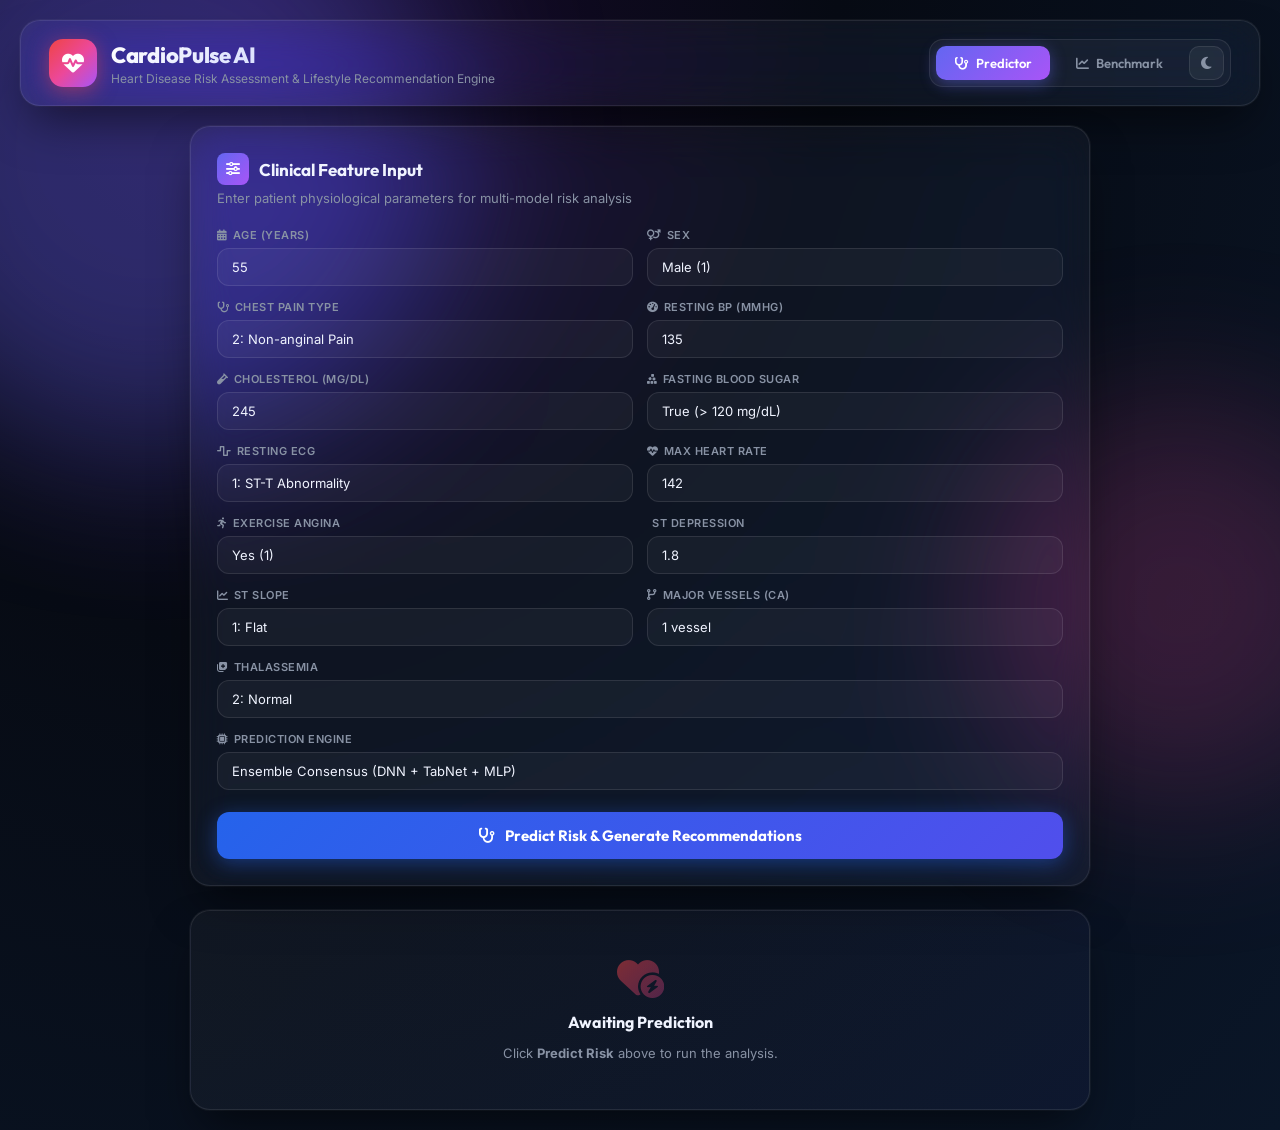
<file: templates/index.html>
<!DOCTYPE html>
<html lang="en">

<head>
    <meta charset="UTF-8">
    <meta name="viewport" content="width=device-width, initial-scale=1.0">
    <title>CardioPulse AI — Heart Disease Risk Prediction</title>
    <meta name="description"
        content="AI-powered heart disease risk prediction using Deep Neural Network, TabNet Transformer, and MLP ensemble models with personalized lifestyle recommendations.">
    <link
        href="https://fonts.googleapis.com/css2?family=Outfit:wght@300;400;500;600;700;800;900&family=Inter:wght@300;400;500;600;700&display=swap"
        rel="stylesheet">
    <link rel="stylesheet" href="https://cdnjs.cloudflare.com/ajax/libs/font-awesome/6.4.0/css/all.min.css">
    <link rel="stylesheet" href="/static/style.css">
</head>

<body>
    <div class="app-container">

        <!-- Header / Navigation -->
        <header class="app-header">
            <div class="logo-group">
                <div class="logo-icon"><i class="fa-solid fa-heart-pulse"></i></div>
                <div>
                    <h1>CardioPulse AI</h1>
                    <p>Heart Disease Risk Assessment &amp; Lifestyle Recommendation Engine</p>
                </div>
            </div>
            <nav class="nav-tabs">
                <a href="/" class="tab-btn active"><i class="fa-solid fa-stethoscope"></i> Predictor</a>
                <a href="/benchmark" class="tab-btn"><i class="fa-solid fa-chart-line"></i> Benchmark</a>
                <button id="theme-toggle" class="tab-btn" title="Toggle Light/Dark Mode">
                    <i class="fa-solid fa-moon" id="theme-icon"></i>
                </button>
            </nav>
        </header>

        <!-- Main Content -->
        <main class="main-content">
            <section id="patient-form-tab" class="tab-content active">

                <!-- Patient Form (full width) -->
                <div class="card glass-card animate-fade-up delay-100"
                    style="max-width:900px; margin: 0 auto 24px auto;">
                    <div class="card-header">
                        <h2><i class="fa-solid fa-sliders"></i> Clinical Feature Input</h2>
                        <p>Enter patient physiological parameters for multi-model risk analysis</p>
                    </div>
                    <form id="prediction-form">
                        <div class="form-grid">
                            <div class="input-group">
                                <label for="age"><i class="fa-solid fa-calendar-days"></i> Age (years)</label>
                                <input type="number" id="age" name="age" value="55" min="18" max="100" required>
                            </div>
                            <div class="input-group">
                                <label for="sex"><i class="fa-solid fa-venus-mars"></i> Sex</label>
                                <select id="sex" name="sex" required>
                                    <option value="1" selected>Male (1)</option>
                                    <option value="0">Female (0)</option>
                                </select>
                            </div>
                            <div class="input-group">
                                <label for="cp"><i class="fa-solid fa-stethoscope"></i> Chest Pain Type</label>
                                <select id="cp" name="cp" required>
                                    <option value="0">0: Typical Angina</option>
                                    <option value="1">1: Atypical Angina</option>
                                    <option value="2" selected>2: Non-anginal Pain</option>
                                    <option value="3">3: Asymptomatic</option>
                                </select>
                            </div>
                            <div class="input-group">
                                <label for="trestbps"><i class="fa-solid fa-gauge-high"></i> Resting BP
                                    (mmHg)</label>
                                <input type="number" id="trestbps" name="trestbps" value="135" min="80" max="220"
                                    required>
                            </div>
                            <div class="input-group">
                                <label for="chol"><i class="fa-solid fa-vial"></i> Cholesterol (mg/dL)</label>
                                <input type="number" id="chol" name="chol" value="245" min="100" max="600" required>
                            </div>
                            <div class="input-group">
                                <label for="fbs"><i class="fa-solid fa-cubes-stacked"></i> Fasting Blood
                                    Sugar</label>
                                <select id="fbs" name="fbs" required>
                                    <option value="0">False (≤ 120 mg/dL)</option>
                                    <option value="1" selected>True (&gt; 120 mg/dL)</option>
                                </select>
                            </div>
                            <div class="input-group">
                                <label for="restecg"><i class="fa-solid fa-wave-square"></i> Resting ECG</label>
                                <select id="restecg" name="restecg" required>
                                    <option value="0">0: Normal</option>
                                    <option value="1" selected>1: ST-T Abnormality</option>
                                    <option value="2">2: LV Hypertrophy</option>
                                </select>
                            </div>
                            <div class="input-group">
                                <label for="thalach"><i class="fa-solid fa-heart-pulse"></i> Max Heart Rate</label>
                                <input type="number" id="thalach" name="thalach" value="142" min="60" max="220"
                                    required>
                            </div>
                            <div class="input-group">
                                <label for="exang"><i class="fa-solid fa-person-running"></i> Exercise
                                    Angina</label>
                                <select id="exang" name="exang" required>
                                    <option value="0">No (0)</option>
                                    <option value="1" selected>Yes (1)</option>
                                </select>
                            </div>
                            <div class="input-group">
                                <label for="oldpeak"><i class="fa-solid fa-chart-line-down"></i> ST
                                    Depression</label>
                                <input type="number" step="0.1" id="oldpeak" name="oldpeak" value="1.8" min="0.0"
                                    max="7.0" required>
                            </div>
                            <div class="input-group">
                                <label for="slope"><i class="fa-solid fa-chart-line"></i> ST Slope</label>
                                <select id="slope" name="slope" required>
                                    <option value="0">0: Upsloping</option>
                                    <option value="1" selected>1: Flat</option>
                                    <option value="2">2: Downsloping</option>
                                </select>
                            </div>
                            <div class="input-group">
                                <label for="ca"><i class="fa-solid fa-code-branch"></i> Major Vessels (ca)</label>
                                <select id="ca" name="ca" required>
                                    <option value="0">0 vessels</option>
                                    <option value="1" selected>1 vessel</option>
                                    <option value="2">2 vessels</option>
                                    <option value="3">3 vessels</option>
                                    <option value="4">4 vessels</option>
                                </select>
                            </div>
                            <div class="input-group span-2">
                                <label for="thal"><i class="fa-solid fa-notes-medical"></i> Thalassemia</label>
                                <select id="thal" name="thal" required>
                                    <option value="0">0: Normal / Null</option>
                                    <option value="1">1: Fixed Defect</option>
                                    <option value="2" selected>2: Normal</option>
                                    <option value="3">3: Reversible Defect</option>
                                </select>
                            </div>
                            <div class="input-group span-2">
                                <label for="model_choice"><i class="fa-solid fa-microchip"></i> Prediction
                                    Engine</label>
                                <select id="model_choice" name="model_choice">
                                    <option value="ensemble" selected>Ensemble Consensus (DNN + TabNet + MLP)
                                    </option>
                                    <option value="dnn">Deep Neural Network (DNN)</option>
                                    <option value="tabnet">TabNet (Attentive Transformer)</option>
                                    <option value="mlp">Multi-Layer Perceptron (MLP)</option>
                                </select>
                            </div>
                        </div>
                        <button type="submit" id="submit-btn" class="btn btn-primary">
                            <i class="fa-solid fa-stethoscope"></i> Predict Risk &amp; Generate Recommendations
                        </button>
                    </form>
                </div>

                <!-- Results (full width, hidden until prediction) -->
                <div class="results-container animate-fade-up delay-200" style="max-width:900px; margin: 0 auto;">
                    <!-- Placeholder -->
                    <div id="results-placeholder" class="card glass-card placeholder-card"
                        style="min-height:200px; padding:36px;">
                        <i class="fa-solid fa-heart-circle-bolt placeholder-icon"
                            style="font-size:42px; margin-bottom:14px;"></i>
                        <h3 style="font-size:16px;">Awaiting Prediction</h3>
                        <p>Click <strong>Predict Risk</strong> above to run the analysis.</p>
                    </div>

                    <!-- Dynamic Results -->
                    <div id="results-content" class="hidden">
                        <div class="card glass-card risk-banner" id="risk-banner">
                            <div class="risk-gauge-container">
                                <div class="risk-gauge-val" id="risk-percentage-val">--%</div>
                                <div class="risk-gauge-label">Risk Score</div>
                            </div>
                            <div class="risk-banner-details">
                                <div class="risk-category-badge" id="risk-category-badge">High Risk</div>
                                <div class="risk-urgency" id="risk-urgency-text">Urgency...</div>
                                <p class="model-meta">Evaluated by: <strong id="evaluated-model-name">Ensemble</strong>
                                </p>
                            </div>
                        </div>

                        <div class="model-cards-grid">
                            <div class="model-result-card delay-50" id="card-dnn">
                                <div class="m-title"><i class="fa-solid fa-brain text-indigo"></i> DNN</div>
                                <div class="m-prob" id="prob-dnn">--%</div>
                                <div class="m-status" id="status-dnn">Low Risk</div>
                            </div>
                            <div class="model-result-card delay-100" id="card-tabnet">
                                <div class="m-title"><i class="fa-solid fa-table-cells text-blue"></i> TabNet</div>
                                <div class="m-prob" id="prob-tabnet">--%</div>
                                <div class="m-status" id="status-tabnet">Low Risk</div>
                            </div>
                            <div class="model-result-card delay-150" id="card-mlp">
                                <div class="m-title"><i class="fa-solid fa-network-wired text-purple"></i> MLP</div>
                                <div class="m-prob" id="prob-mlp">--%</div>
                                <div class="m-status" id="status-mlp">Low Risk</div>
                            </div>
                        </div>

                        <div class="card glass-card recommendations-card animate-fade-up delay-300">
                            <h3><i class="fa-solid fa-lightbulb text-amber"></i> Personalized Lifestyle &amp;
                                Medical Recommendations</h3>
                            <div class="rec-section">
                                <h4><i class="fa-solid fa-user-doctor text-red"></i> Medical &amp; Cardiology Action
                                    Items</h4>
                                <ul id="rec-medical-list" class="rec-list"></ul>
                            </div>
                            <div class="rec-section">
                                <h4><i class="fa-solid fa-apple-whole text-amber"></i> Dietary &amp; Lipid
                                    Management</h4>
                                <ul id="rec-dietary-list" class="rec-list"></ul>
                            </div>
                            <div class="rec-section">
                                <h4><i class="fa-solid fa-heart-pulse text-blue"></i> Blood Pressure Protocol</h4>
                                <ul id="rec-bp-list" class="rec-list"></ul>
                            </div>
                            <div class="rec-section">
                                <h4><i class="fa-solid fa-person-running text-green"></i> Exercise &amp; Activity
                                    Guidance</h4>
                                <ul id="rec-exercise-list" class="rec-list"></ul>
                            </div>
                            <div class="rec-section">
                                <h4><i class="fa-solid fa-clock-rotate-left text-purple"></i> Monitoring &amp;
                                    Preventive Habits</h4>
                                <ul id="rec-monitoring-list" class="rec-list"></ul>
                            </div>
                        </div>
                    </div>
                </div>

            </section>
        </main>
    </div>

    <script src="/static/script.js"></script>
</body>

</html>
</file>
<file: static/style.css>
/* ============================================================
   CardioPulse AI — Premium Modern UI System
   ============================================================ */

/* ── 1. CSS Custom Properties ─────────────────────────────── */
:root {
    /* Dark Theme (default) */
    --bg-base: #070b14;
    --bg-surface: #0d1117;
    --bg-gradient: radial-gradient(ellipse at 20% 0%, #1a0a2e 0%, #070b14 40%, #0a1628 100%);
    --glow-1: rgba(99, 102, 241, 0.35);
    --glow-2: rgba(236, 72, 153, 0.2);

    --card-bg: rgba(255, 255, 255, 0.04);
    --card-border: rgba(255, 255, 255, 0.09);
    --card-shadow: 0 24px 48px -12px rgba(0, 0, 0, 0.55), 0 0 0 1px rgba(255, 255, 255, 0.05);
    --card-hover-shadow: 0 32px 64px -12px rgba(0, 0, 0, 0.7);

    --text-primary: #f0f4ff;
    --text-secondary: #8892a4;
    --text-muted: #4b566b;

    --accent-blue: #3b82f6;
    --accent-indigo: #6366f1;
    --accent-purple: #a855f7;
    --accent-pink: #ec4899;
    --accent-green: #10b981;
    --accent-amber: #f59e0b;
    --accent-red: #ef4444;
    --accent-cyan: #06b6d4;

    --tab-bg: rgba(255, 255, 255, 0.05);
    --tab-hover: rgba(255, 255, 255, 0.1);
    --input-bg: rgba(255, 255, 255, 0.04);
    --input-border: rgba(255, 255, 255, 0.1);
    --input-focus: rgba(99, 102, 241, 0.5);
    --banner-bg: linear-gradient(135deg, rgba(15, 25, 50, 0.95) 0%, rgba(7, 11, 20, 0.95) 100%);
    --gauge-bg: rgba(7, 11, 20, 0.9);
    --card-inner-bg: rgba(255, 255, 255, 0.04);
    --table-head-bg: rgba(7, 11, 20, 0.6);
    --border-subtle: rgba(255, 255, 255, 0.05);
    --logo-gradient: linear-gradient(135deg, #ffffff 0%, #a5b4fc 100%);
    --scrollbar-thumb: rgba(99, 102, 241, 0.4);

    --font-heading: 'Outfit', sans-serif;
    --font-body: 'Inter', sans-serif;
    --radius-card: 20px;
    --radius-input: 12px;
    --transition: 0.35s cubic-bezier(0.4, 0, 0.2, 1);
}

/* Light Theme Override */
[data-theme="light"] {
    --bg-base: #f0f4ff;
    --bg-surface: #ffffff;
    --bg-gradient: radial-gradient(ellipse at 20% 0%, #dde4ff 0%, #f0f4ff 45%, #e8f3ff 100%);
    --glow-1: rgba(99, 102, 241, 0.12);
    --glow-2: rgba(236, 72, 153, 0.08);

    --card-bg: rgba(255, 255, 255, 0.7);
    --card-border: rgba(255, 255, 255, 0.95);
    --card-shadow: 0 8px 32px -8px rgba(0, 0, 0, 0.12), 0 0 0 1px rgba(0, 0, 0, 0.04);
    --card-hover-shadow: 0 20px 48px -8px rgba(0, 0, 0, 0.18);

    --text-primary: #0f172a;
    --text-secondary: #475569;
    --text-muted: #94a3b8;

    --tab-bg: rgba(255, 255, 255, 0.7);
    --tab-hover: rgba(255, 255, 255, 1);
    --input-bg: rgba(255, 255, 255, 0.85);
    --input-border: rgba(0, 0, 0, 0.12);
    --input-focus: rgba(99, 102, 241, 0.3);
    --banner-bg: linear-gradient(135deg, rgba(240, 244, 255, 0.98) 0%, rgba(224, 231, 255, 0.98) 100%);
    --gauge-bg: rgba(255, 255, 255, 0.95);
    --card-inner-bg: rgba(255, 255, 255, 0.8);
    --table-head-bg: rgba(240, 245, 255, 0.95);
    --border-subtle: rgba(0, 0, 0, 0.07);
    --logo-gradient: linear-gradient(135deg, #1e1b4b 0%, #4338ca 100%);
    --scrollbar-thumb: rgba(99, 102, 241, 0.3);
}

/* ── 2. Resets & Base ────────────────────────────────────── */
*,
*::before,
*::after {
    box-sizing: border-box;
    margin: 0;
    padding: 0;
}

html {
    scroll-behavior: smooth;
}

::-webkit-scrollbar {
    width: 6px;
}

::-webkit-scrollbar-track {
    background: transparent;
}

::-webkit-scrollbar-thumb {
    background: var(--scrollbar-thumb);
    border-radius: 99px;
}

body {
    font-family: var(--font-body);
    background: var(--bg-gradient);
    color: var(--text-primary);
    min-height: 100vh;
    padding: 20px;
    display: flex;
    justify-content: center;
    transition: background 0.5s ease, color 0.5s ease;
    overflow-x: hidden;
}

/* Ambient glow blobs */
body::before,
body::after {
    content: '';
    position: fixed;
    border-radius: 50%;
    filter: blur(80px);
    pointer-events: none;
    z-index: 0;
    transition: background 0.5s ease;
}

body::before {
    width: 600px;
    height: 600px;
    top: -150px;
    left: -150px;
    background: var(--glow-1);
}

body::after {
    width: 400px;
    height: 400px;
    bottom: 100px;
    right: -100px;
    background: var(--glow-2);
}

/* ── 3. Layout ───────────────────────────────────────────── */
.app-container {
    position: relative;
    z-index: 1;
    width: 100%;
    max-width: 1400px;
    display: flex;
    flex-direction: column;
    gap: 20px;
}

/* ── 4. Animations & Keyframes ───────────────────────────── */
@keyframes fadeInUp {
    from {
        opacity: 0;
        transform: translateY(28px);
    }

    to {
        opacity: 1;
        transform: translateY(0);
    }
}

@keyframes fadeInDown {
    from {
        opacity: 0;
        transform: translateY(-20px);
    }

    to {
        opacity: 1;
        transform: translateY(0);
    }
}

@keyframes fadeIn {
    from {
        opacity: 0;
    }

    to {
        opacity: 1;
    }
}

@keyframes scaleIn {
    from {
        opacity: 0;
        transform: scale(0.93);
    }

    to {
        opacity: 1;
        transform: scale(1);
    }
}

@keyframes pulse {

    0%,
    100% {
        transform: scale(1);
    }

    50% {
        transform: scale(1.06);
    }
}

@keyframes heartbeat {

    0%,
    100% {
        transform: scale(1);
    }

    14% {
        transform: scale(1.15);
    }

    28% {
        transform: scale(1);
    }

    42% {
        transform: scale(1.1);
    }

    56% {
        transform: scale(1);
    }
}

@keyframes shimmer {
    0% {
        background-position: -200% center;
    }

    100% {
        background-position: 200% center;
    }
}

@keyframes borderGlow {

    0%,
    100% {
        box-shadow: 0 0 12px rgba(99, 102, 241, 0.3);
    }

    50% {
        box-shadow: 0 0 28px rgba(99, 102, 241, 0.7);
    }
}

@keyframes spin {
    to {
        transform: rotate(360deg);
    }
}

@keyframes gradientShift {
    0% {
        background-position: 0% 50%;
    }

    50% {
        background-position: 100% 50%;
    }

    100% {
        background-position: 0% 50%;
    }
}

.animate-fade-up {
    animation: fadeInUp 0.6s cubic-bezier(0.22, 1, 0.36, 1) forwards;
    opacity: 0;
}

.animate-fade-in {
    animation: fadeIn 0.5s ease forwards;
    opacity: 0;
}

.animate-scale-in {
    animation: scaleIn 0.5s cubic-bezier(0.22, 1, 0.36, 1) forwards;
    opacity: 0;
}

.animate-fade-down {
    animation: fadeInDown 0.5s ease forwards;
    opacity: 0;
}

.delay-50 {
    animation-delay: 0.05s;
}

.delay-100 {
    animation-delay: 0.1s;
}

.delay-150 {
    animation-delay: 0.15s;
}

.delay-200 {
    animation-delay: 0.2s;
}

.delay-300 {
    animation-delay: 0.3s;
}

.delay-400 {
    animation-delay: 0.4s;
}

.delay-500 {
    animation-delay: 0.5s;
}

/* ── 5. Header ───────────────────────────────────────────── */
.app-header {
    display: flex;
    justify-content: space-between;
    align-items: center;
    padding: 18px 28px;
    background: var(--card-bg);
    backdrop-filter: blur(24px) saturate(160%);
    -webkit-backdrop-filter: blur(24px) saturate(160%);
    border: 1px solid var(--card-border);
    border-radius: var(--radius-card);
    box-shadow: var(--card-shadow);
    animation: fadeInDown 0.6s cubic-bezier(0.22, 1, 0.36, 1) both;
    transition: box-shadow var(--transition), background var(--transition);
    flex-wrap: wrap;
    gap: 12px;
}

.logo-group {
    display: flex;
    align-items: center;
    gap: 14px;
}

.logo-icon {
    width: 48px;
    height: 48px;
    background: linear-gradient(135deg, #ef4444 0%, #ec4899 50%, #a855f7 100%);
    border-radius: 14px;
    display: flex;
    align-items: center;
    justify-content: center;
    font-size: 22px;
    color: white;
    box-shadow: 0 4px 20px rgba(239, 68, 68, 0.5);
    flex-shrink: 0;
}

.logo-icon i {
    animation: heartbeat 2.4s ease-in-out infinite;
}

.app-header h1 {
    font-family: var(--font-heading);
    font-size: 22px;
    font-weight: 800;
    letter-spacing: -0.3px;
    background: var(--logo-gradient);
    -webkit-background-clip: text;
    background-clip: text;
    -webkit-text-fill-color: transparent;
    transition: background var(--transition);
}

.app-header>.logo-group>div>p {
    font-size: 12px;
    color: var(--text-secondary);
    margin-top: 2px;
    transition: color var(--transition);
}

/* ── 6. Navigation ───────────────────────────────────────── */
.nav-tabs {
    display: flex;
    align-items: center;
    gap: 8px;
    background: var(--card-inner-bg);
    border: 1px solid var(--card-border);
    border-radius: 14px;
    padding: 6px;
}

.tab-btn {
    padding: 9px 18px;
    background: transparent;
    border: none;
    border-radius: 10px;
    color: var(--text-secondary);
    font-family: var(--font-heading);
    font-size: 13px;
    font-weight: 600;
    cursor: pointer;
    display: flex;
    align-items: center;
    gap: 7px;
    transition: all var(--transition);
    text-decoration: none;
    white-space: nowrap;
    position: relative;
    overflow: hidden;
}

.tab-btn::before {
    content: '';
    position: absolute;
    inset: 0;
    background: linear-gradient(135deg, rgba(255, 255, 255, 0.1), transparent);
    opacity: 0;
    transition: opacity var(--transition);
    border-radius: 10px;
}

.tab-btn:hover::before {
    opacity: 1;
}

.tab-btn:hover {
    color: var(--text-primary);
    background: var(--tab-hover);
    transform: translateY(-1px);
}

.tab-btn.active {
    background: linear-gradient(135deg, var(--accent-indigo) 0%, var(--accent-purple) 100%);
    color: white;
    box-shadow: 0 4px 16px rgba(99, 102, 241, 0.45);
}

.tab-btn.active:hover {
    transform: translateY(-1px);
    box-shadow: 0 6px 20px rgba(99, 102, 241, 0.6);
}

/* Theme toggle button */
#theme-toggle {
    padding: 9px 11px;
    font-size: 14px;
    border-radius: 10px;
    background: var(--tab-bg);
    border: 1px solid var(--card-border);
}

#theme-toggle:hover {
    background: var(--tab-hover);
    transform: rotate(20deg) scale(1.05);
}

/* ── 7. Cards ────────────────────────────────────────────── */
.card,
.glass-card {
    background: var(--card-bg);
    backdrop-filter: blur(20px) saturate(150%);
    -webkit-backdrop-filter: blur(20px) saturate(150%);
    border: 1px solid var(--card-border);
    border-radius: var(--radius-card);
    padding: 26px;
    box-shadow: var(--card-shadow);
    transition: box-shadow var(--transition), transform var(--transition), background var(--transition), border-color var(--transition);
}

.card:hover,
.glass-card:hover {
    box-shadow: var(--card-hover-shadow);
    transform: translateY(-2px);
}

.card-header {
    margin-bottom: 22px;
}

.card-header h2 {
    font-family: var(--font-heading);
    font-size: 17px;
    font-weight: 700;
    color: var(--text-primary);
    display: flex;
    align-items: center;
    gap: 10px;
    transition: color var(--transition);
}

.card-header h2 i {
    width: 32px;
    height: 32px;
    display: flex;
    align-items: center;
    justify-content: center;
    background: linear-gradient(135deg, var(--accent-indigo), var(--accent-purple));
    border-radius: 8px;
    font-size: 14px;
    color: white;
}

.card-header p {
    font-size: 13px;
    color: var(--text-secondary);
    margin-top: 5px;
    transition: color var(--transition);
}

/* ── 8. Main Layout ──────────────────────────────────────── */
.main-content {
    width: 100%;
}

.tab-content {
    display: none;
}

.tab-content.active {
    display: block;
}

.grid-2col {
    display: grid;
    grid-template-columns: 1fr 1fr;
    gap: 20px;
    align-items: start;
}

/* ── 9. Form Styling ─────────────────────────────────────── */
.form-grid {
    display: grid;
    grid-template-columns: 1fr 1fr;
    gap: 14px;
    margin-bottom: 22px;
}

.input-group {
    display: flex;
    flex-direction: column;
    gap: 6px;
}

.input-group.span-2 {
    grid-column: span 2;
}

.input-group label {
    font-size: 11px;
    font-weight: 600;
    color: var(--text-secondary);
    display: flex;
    align-items: center;
    gap: 5px;
    text-transform: uppercase;
    letter-spacing: 0.5px;
    transition: color var(--transition);
}

.input-group label i {
    font-size: 11px;
}

.input-group input,
.input-group select {
    width: 100%;
    padding: 10px 14px;
    background: var(--input-bg);
    border: 1px solid var(--input-border);
    border-radius: var(--radius-input);
    color: var(--text-primary);
    font-family: var(--font-body);
    font-size: 13px;
    outline: none;
    transition: border-color var(--transition), box-shadow var(--transition), background var(--transition);
    -webkit-appearance: none;
    appearance: none;
}

.input-group input:focus,
.input-group select:focus {
    border-color: var(--accent-indigo);
    box-shadow: 0 0 0 3px var(--input-focus);
    background: var(--tab-hover);
}

.input-group select option {
    background: #1e293b;
    color: var(--text-primary);
}

/* ── 10. Buttons ─────────────────────────────────────────── */
.btn {
    width: 100%;
    padding: 14px;
    border: none;
    border-radius: var(--radius-input);
    font-family: var(--font-heading);
    font-size: 15px;
    font-weight: 700;
    cursor: pointer;
    display: flex;
    align-items: center;
    justify-content: center;
    gap: 10px;
    transition: all var(--transition);
    position: relative;
    overflow: hidden;
}

.btn::after {
    content: '';
    position: absolute;
    inset: 0;
    background: linear-gradient(135deg, rgba(255, 255, 255, 0.15) 0%, transparent 60%);
    opacity: 0;
    transition: opacity var(--transition);
}

.btn:hover::after {
    opacity: 1;
}

.btn-primary {
    background: linear-gradient(135deg, #2563eb 0%, #7c3aed 100%);
    color: white;
    box-shadow: 0 4px 20px rgba(37, 99, 235, 0.45);
    background-size: 200% 200%;
}

.btn-primary:hover {
    transform: translateY(-2px);
    box-shadow: 0 8px 28px rgba(37, 99, 235, 0.6);
    animation: gradientShift 2s ease infinite;
}

.btn-primary:active {
    transform: scale(0.98);
}

/* ── 11. Placeholder Card ────────────────────────────────── */
.placeholder-card {
    display: flex;
    flex-direction: column;
    align-items: center;
    justify-content: center;
    min-height: 420px;
    text-align: center;
    padding: 48px;
    background: linear-gradient(135deg, var(--card-bg), rgba(99, 102, 241, 0.05));
}

.placeholder-icon {
    font-size: 64px;
    background: linear-gradient(135deg, rgba(239, 68, 68, 0.5), rgba(236, 72, 153, 0.3));
    -webkit-background-clip: text;
    background-clip: text;
    -webkit-text-fill-color: transparent;
    margin-bottom: 22px;
    animation: heartbeat 2.4s ease-in-out infinite;
}

.placeholder-card h3 {
    font-family: var(--font-heading);
    font-size: 20px;
    margin-bottom: 10px;
}

.placeholder-card p {
    font-size: 13px;
    color: var(--text-secondary);
    line-height: 1.7;
    max-width: 340px;
    transition: color var(--transition);
}

/* ── 12. Results Content ─────────────────────────────────── */
.hidden {
    display: none !important;
}

.results-container {
    display: flex;
    flex-direction: column;
    gap: 24px;
}

.risk-banner {
    display: flex;
    align-items: center;
    gap: 22px;
    background: var(--banner-bg);
    border-left: 5px solid var(--accent-red);
    border-radius: var(--radius-card);
    padding: 22px 26px;
    border: 1px solid var(--card-border);
    box-shadow: var(--card-shadow);
    animation: borderGlow 3s ease-in-out infinite;
    transition: background var(--transition);
}

.risk-gauge-container {
    display: flex;
    flex-direction: column;
    align-items: center;
    justify-content: center;
    width: 100px;
    height: 100px;
    border-radius: 50%;
    background: var(--gauge-bg);
    border: 4px solid var(--accent-red);
    box-shadow: 0 0 24px rgba(239, 68, 68, 0.4);
    flex-shrink: 0;
    transition: background var(--transition);
}

.risk-gauge-val {
    font-family: var(--font-heading);
    font-size: 24px;
    font-weight: 800;
}

.risk-gauge-label {
    font-size: 9px;
    color: var(--text-secondary);
    text-transform: uppercase;
    letter-spacing: 0.5px;
    transition: color var(--transition);
}

.risk-banner-details {
    display: flex;
    flex-direction: column;
    gap: 6px;
}

.risk-category-badge {
    display: inline-block;
    padding: 5px 14px;
    border-radius: 8px;
    font-weight: 700;
    font-size: 13px;
    width: fit-content;
    color: white;
}

.risk-urgency {
    font-size: 13px;
    color: var(--text-primary);
    font-weight: 500;
    transition: color var(--transition);
}

.model-meta {
    font-size: 12px;
    color: var(--text-muted);
    transition: color var(--transition);
}

/* ── 13. Model Grid ──────────────────────────────────────── */
.model-cards-grid {
    display: grid;
    grid-template-columns: 1fr 1fr 1fr;
    gap: 14px;
    background: var(--card-bg);
    backdrop-filter: blur(20px) saturate(150%);
    -webkit-backdrop-filter: blur(20px) saturate(150%);
    border: 1px solid var(--card-border);
    border-radius: var(--radius-card);
    padding: 18px;
    box-shadow: var(--card-shadow);
    transition: background var(--transition), border-color var(--transition);
}

.model-result-card {
    background: var(--card-inner-bg);
    border: 1px solid var(--card-border);
    border-radius: 14px;
    padding: 16px;
    text-align: center;
    transition: all var(--transition);
    cursor: default;
    animation: scaleIn 0.4s cubic-bezier(0.22, 1, 0.36, 1) both;
}

.model-result-card:hover {
    transform: translateY(-3px) scale(1.02);
    box-shadow: 0 12px 28px rgba(0, 0, 0, 0.3);
    border-color: rgba(99, 102, 241, 0.4);
}

.m-title {
    font-size: 11px;
    color: var(--text-secondary);
    font-weight: 600;
    margin-bottom: 8px;
    transition: color var(--transition);
}

.m-prob {
    font-family: var(--font-heading);
    font-size: 24px;
    font-weight: 800;
    margin-bottom: 5px;
}

.m-status {
    font-size: 11px;
    font-weight: 700;
    padding: 3px 10px;
    border-radius: 20px;
    display: inline-block;
    letter-spacing: 0.3px;
}

/* ── 14. Recommendations ─────────────────────────────────── */
.recommendations-card h3 {
    font-family: var(--font-heading);
    font-size: 16px;
    margin-bottom: 18px;
    display: flex;
    align-items: center;
    gap: 8px;
}

.rec-section {
    margin-bottom: 16px;
    padding-bottom: 14px;
    border-bottom: 1px solid var(--border-subtle);
    transition: border-color var(--transition);
}

.rec-section:last-child {
    border-bottom: none;
    margin-bottom: 0;
}

.rec-section h4 {
    font-size: 13px;
    font-weight: 700;
    margin-bottom: 10px;
    display: flex;
    align-items: center;
    gap: 6px;
}

.text-red {
    color: #f87171;
}

.text-amber {
    color: #fbbf24;
}

.text-blue {
    color: #60a5fa;
}

.text-green {
    color: #34d399;
}

.text-purple {
    color: #c084fc;
}

.text-indigo {
    color: #818cf8;
}

.rec-list {
    list-style: none;
    display: flex;
    flex-direction: column;
    gap: 7px;
}

.rec-list li {
    font-size: 12px;
    color: var(--text-secondary);
    position: relative;
    padding-left: 18px;
    line-height: 1.5;
    transition: color var(--transition);
}

.rec-list li::before {
    content: "▸";
    position: absolute;
    left: 2px;
    color: var(--accent-indigo);
    font-size: 10px;
}

/* ── 15. Metrics Table ───────────────────────────────────── */
.metrics-table {
    width: 100%;
    border-collapse: collapse;
    margin-top: 0;
}

.metrics-table th,
.metrics-table td {
    padding: 13px 16px;
    text-align: left;
    border-bottom: 1px solid var(--border-subtle);
    font-size: 13px;
    color: var(--text-primary);
    transition: color var(--transition);
}

.metrics-table th {
    font-family: var(--font-heading);
    color: var(--text-secondary);
    font-weight: 600;
    background: var(--table-head-bg);
    font-size: 12px;
    text-transform: uppercase;
    letter-spacing: 0.5px;
    transition: color var(--transition), background var(--transition);
}

.metrics-table tbody tr {
    transition: background var(--transition);
}

.metrics-table tbody tr:hover {
    background: rgba(99, 102, 241, 0.05);
}

/* ── 16. Benchmark-Specific ──────────────────────────────── */
.benchmark-header {
    margin-bottom: 20px;
}

.benchmark-header h2 {
    font-family: var(--font-heading);
    font-size: 20px;
    display: flex;
    align-items: center;
    gap: 10px;
    color: var(--text-primary);
    font-weight: 700;
    transition: color var(--transition);
}

.benchmark-header p {
    font-size: 13px;
    color: var(--text-secondary);
    margin-top: 5px;
    transition: color var(--transition);
}

.metrics-card {
    padding: 32px;
}

.chart-grid {
    display: grid;
    grid-template-columns: 1.3fr 0.7fr;
    gap: 22px;
    margin-top: 24px;
}

.chart-container {
    background: var(--card-inner-bg);
    border-radius: 16px;
    padding: 22px;
    border: 1px solid var(--card-border);
    box-shadow: inset 0 2px 8px rgba(0, 0, 0, 0.15);
    transition: background var(--transition), border-color var(--transition);
}

.chart-container h3 {
    font-family: var(--font-heading);
    font-size: 14px;
    font-weight: 600;
    margin-bottom: 18px;
    color: var(--text-secondary);
    text-align: center;
    transition: color var(--transition);
}

.image-grid {
    display: grid;
    grid-template-columns: repeat(3, 1fr);
    gap: 20px;
    margin-top: 24px;
}

.image-card {
    text-align: center;
    background: var(--card-inner-bg);
    border-radius: 16px;
    padding: 20px;
    border: 1px solid var(--card-border);
    transition: all var(--transition);
    overflow: hidden;
}

.image-card:hover {
    transform: translateY(-4px);
    box-shadow: var(--card-hover-shadow);
}

.image-card h3 {
    font-family: var(--font-heading);
    font-size: 13px;
    font-weight: 600;
    margin-bottom: 12px;
    color: var(--text-secondary);
    transition: color var(--transition);
}

.image-card img {
    max-width: 100%;
    border-radius: 10px;
    box-shadow: 0 8px 20px rgba(0, 0, 0, 0.3);
    border: 1px solid var(--card-border);
    transition: transform var(--transition), box-shadow var(--transition);
}

.image-card:hover img {
    transform: scale(1.02);
    box-shadow: 0 14px 32px rgba(0, 0, 0, 0.4);
}

.score-best {
    color: var(--accent-green) !important;
    font-weight: 700;
}

/* ── 17. Badge ───────────────────────────────────────────── */
.badge {
    padding: 5px 12px;
    border-radius: 20px;
    font-size: 11px;
    font-weight: 600;
    display: flex;
    align-items: center;
    gap: 6px;
    border: 1px solid rgba(255, 255, 255, 0.1);
}

.badge-dnn {
    background: rgba(99, 102, 241, 0.15);
    color: #818cf8;
}

.badge-tabnet {
    background: rgba(59, 130, 246, 0.15);
    color: #60a5fa;
}

.badge-mlp {
    background: rgba(168, 85, 247, 0.15);
    color: #c084fc;
}

/* ── 18. Utility ─────────────────────────────────────────── */
.mb-4 {
    margin-bottom: 20px;
}

.mt-4 {
    margin-top: 20px;
}

.dashboard-img {
    width: 100%;
    border-radius: 10px;
    margin-top: 10px;
}

/* ── 19. Spinner ─────────────────────────────────────────── */
.fa-spin {
    animation: spin 1s linear infinite;
}

/* ── 20. Responsive ──────────────────────────────────────── */
@media (max-width: 1100px) {
    .chart-grid {
        grid-template-columns: 1fr;
    }

    .image-grid {
        grid-template-columns: 1fr 1fr;
    }
}

@media (max-width: 860px) {
    .grid-2col {
        grid-template-columns: 1fr;
    }

    .form-grid {
        grid-template-columns: 1fr;
    }

    .input-group.span-2 {
        grid-column: span 1;
    }

    .model-cards-grid {
        grid-template-columns: 1fr 1fr;
    }

    .image-grid {
        grid-template-columns: 1fr;
    }

    .app-header {
        flex-direction: column;
        align-items: flex-start;
    }
}

@media (max-width: 480px) {
    body {
        padding: 12px;
    }

    .model-cards-grid {
        grid-template-columns: 1fr;
    }

    .tab-btn {
        padding: 8px 12px;
        font-size: 12px;
    }

    .card,
    .glass-card {
        padding: 18px;
    }
}
</file>
